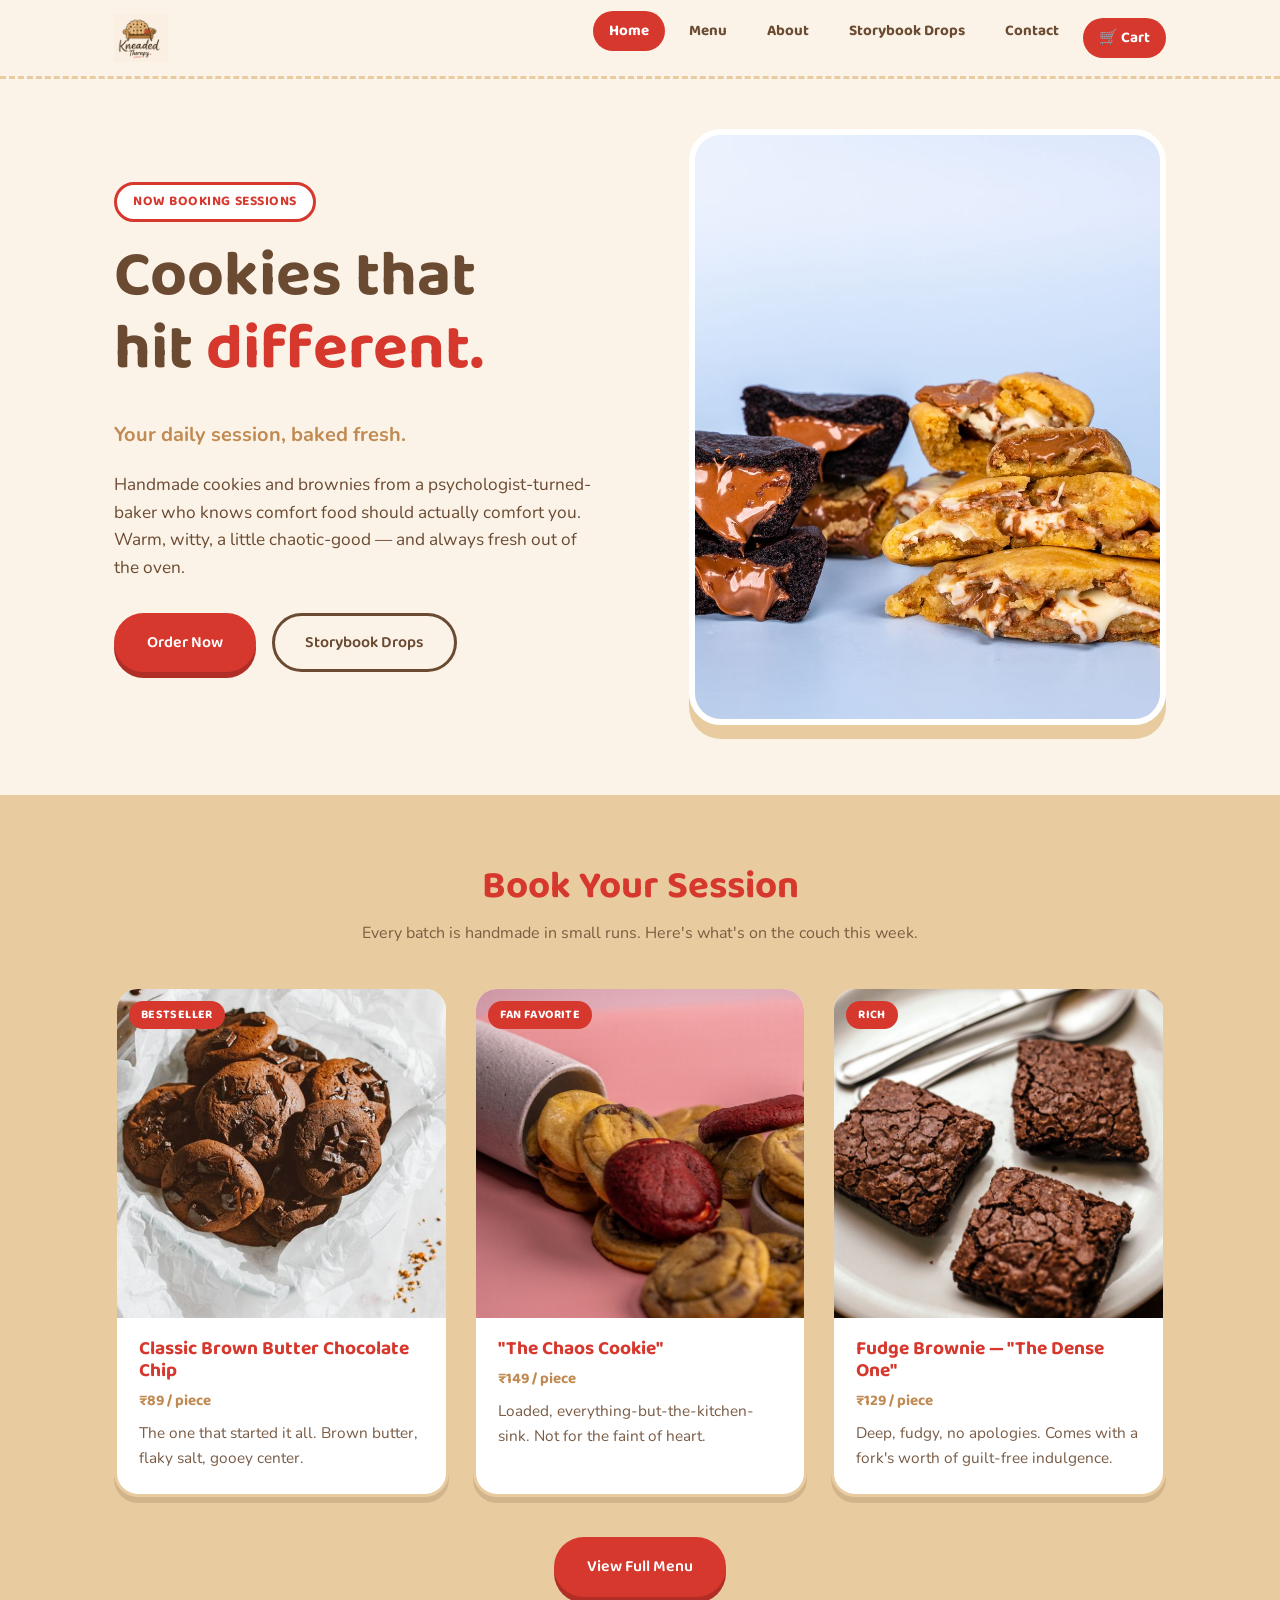
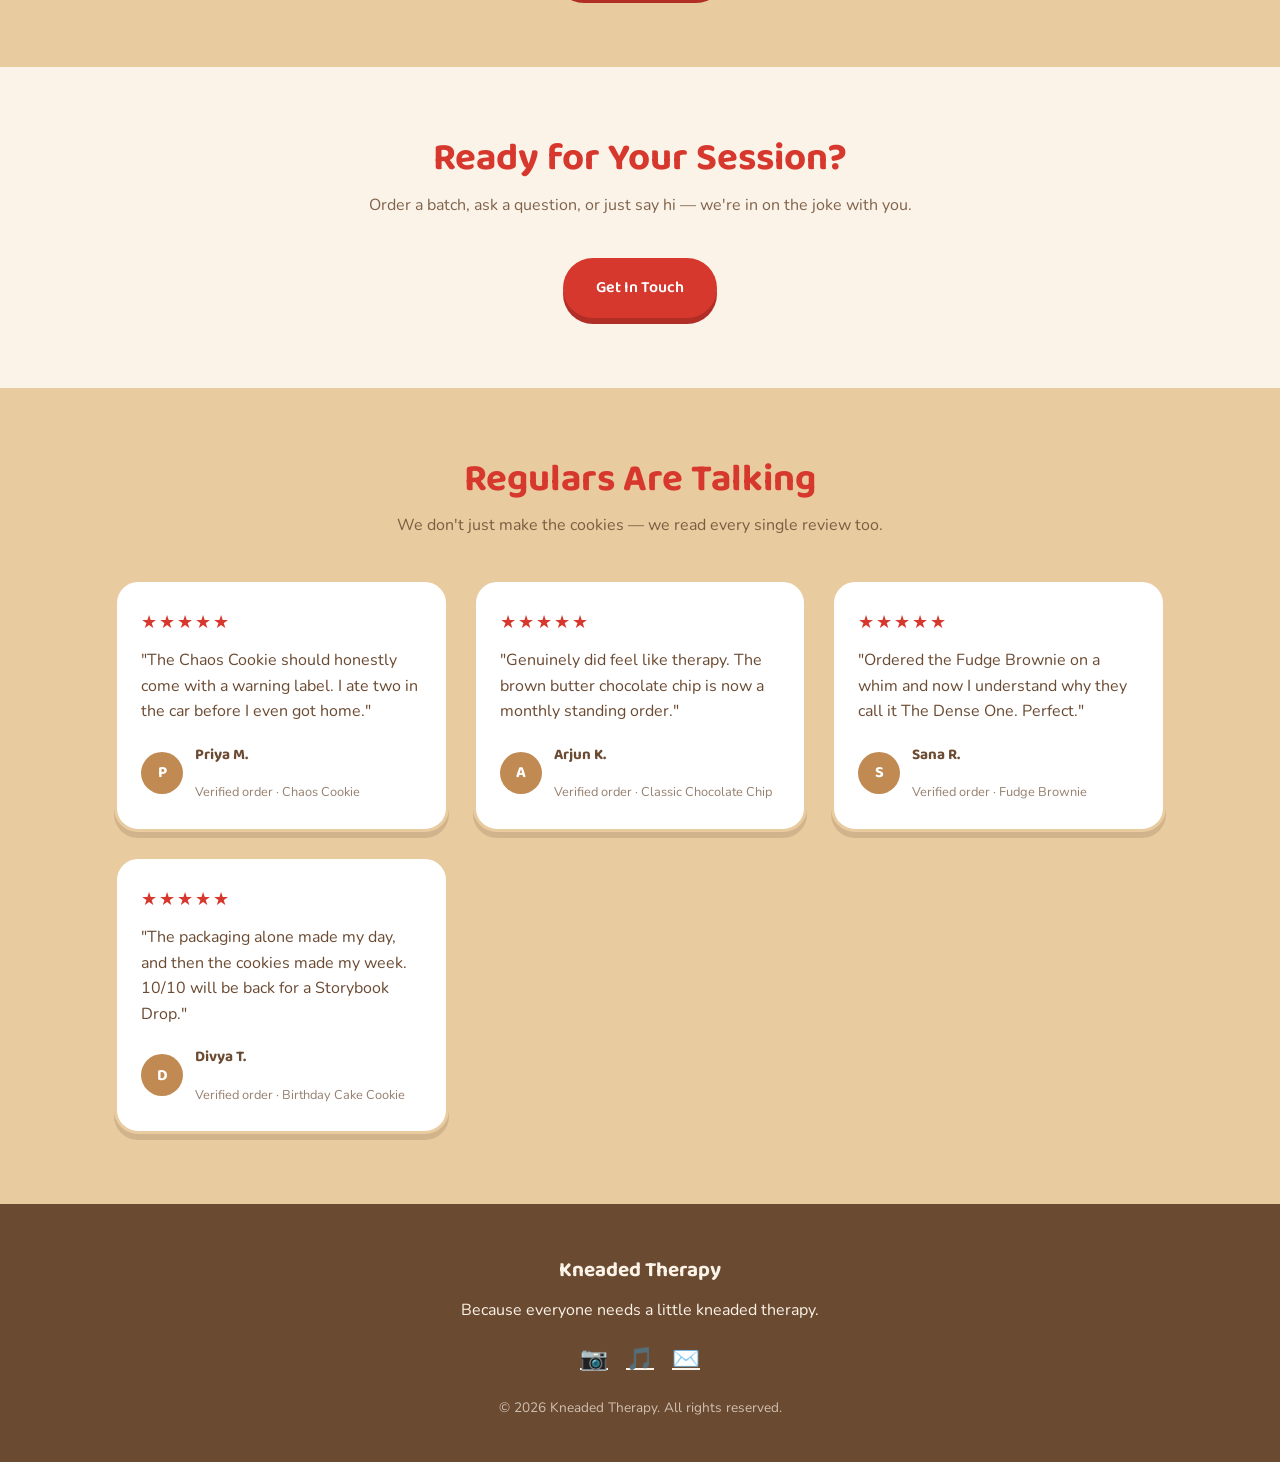
<file: index.html>
<!DOCTYPE html>
<html lang="en">
<head>
<meta charset="UTF-8">
<meta name="viewport" content="width=device-width, initial-scale=1.0">
<title>Kneaded Therapy — Handmade Cookies & Brownies</title>
<meta name="description" content="Kneaded Therapy: comfort food built on what actually comforts people. Handmade cookies, brownies, and limited Storybook Drops.">
<link rel="icon" href="assets/logo.png">
<link rel="preconnect" href="https://fonts.googleapis.com">
<link rel="preconnect" href="https://fonts.gstatic.com" crossorigin>
<link href="https://fonts.googleapis.com/css2?family=Baloo+2:wght@600;700;800&family=Nunito:wght@400;600;700&display=swap" rel="stylesheet">
<link rel="stylesheet" href="styles.css">
</head>
<body>

<header class="site-header">
  <nav class="nav">
    <a class="nav-logo" href="index.html">
      <img src="assets/logo.png" alt="Kneaded Therapy logo">
    </a>
    <button class="nav-toggle" aria-label="Toggle menu">&#9776;</button>
    <ul class="nav-links">
      <li><a href="index.html" class="active">Home</a></li>
      <li><a href="menu.html">Menu</a></li>
      <li><a href="about.html">About</a></li>
      <li><a href="drops.html">Storybook Drops</a></li>
      <li><a href="contact.html">Contact</a></li>
      <li><a href="cart.html" class="nav-order">🛒 Cart <span class="cart-count">0</span></a></li>
    </ul>
  </nav>
</header>

<main>

  <section class="photo-hero">
    <div class="container">
      <div class="photo-hero-copy">
        <span class="eyebrow">Now booking sessions</span>
        <h1>Cookies that hit <span>different.</span></h1>
        <p class="tagline">Your daily session, baked fresh.</p>
        <p class="lede">Handmade cookies and brownies from a psychologist-turned-baker who knows comfort food should actually comfort you. Warm, witty, a little chaotic-good — and always fresh out of the oven.</p>
        <div class="photo-hero-cta">
          <a href="menu.html" class="btn btn-primary">Order Now</a>
          <a href="drops.html" class="btn btn-outline">Storybook Drops</a>
        </div>
      </div>
      <div class="photo-hero-art">
        <div class="frame">
          <img src="assets/hero.jpg" alt="Molten chocolate brownies and gooey stuffed cookies torn in half">
        </div>
      </div>
    </div>
  </section>

  <section class="alt-bg">
    <div class="container">
      <h2 class="section-title">Book Your Session</h2>
      <p class="section-sub">Every batch is handmade in small runs. Here's what's on the couch this week.</p>
      <div class="grid">
        <div class="card card-photo">
          <div class="photo-wrap">
            <span class="badge photo-badge">Bestseller</span>
            <img src="assets/choc-chip.jpg" alt="Classic brown butter chocolate chip cookie, torn in half showing a gooey center">
          </div>
          <div class="card-body">
            <h3>Classic Brown Butter Chocolate Chip</h3>
            <div class="menu-price">₹89 / piece</div>
            <p>The one that started it all. Brown butter, flaky salt, gooey center.</p>
          </div>
        </div>
        <div class="card card-photo">
          <div class="photo-wrap">
            <span class="badge photo-badge">Fan Favorite</span>
            <img src="assets/chaos.jpg" alt="Assorted loaded cookies spilling out, chocolate chip and red velvet">
          </div>
          <div class="card-body">
            <h3>"The Chaos Cookie"</h3>
            <div class="menu-price">₹149 / piece</div>
            <p>Loaded, everything-but-the-kitchen-sink. Not for the faint of heart.</p>
          </div>
        </div>
        <div class="card card-photo">
          <div class="photo-wrap">
            <span class="badge photo-badge">Rich</span>
            <img src="assets/brownie.jpg" alt="Dense fudge brownie squares on a white plate">
          </div>
          <div class="card-body">
            <h3>Fudge Brownie — "The Dense One"</h3>
            <div class="menu-price">₹129 / piece</div>
            <p>Deep, fudgy, no apologies. Comes with a fork's worth of guilt-free indulgence.</p>
          </div>
        </div>
      </div>
      <div style="text-align:center; margin-top: 40px;">
        <a href="menu.html" class="btn btn-primary">View Full Menu</a>
      </div>
    </div>
  </section>

  <section>
    <div class="container" style="text-align:center;">
      <h2 class="section-title">Ready for Your Session?</h2>
      <p class="section-sub">Order a batch, ask a question, or just say hi — we're in on the joke with you.</p>
      <a href="contact.html" class="btn btn-primary">Get In Touch</a>
    </div>
  </section>

  <section class="alt-bg">
    <div class="container">
      <h2 class="section-title">Regulars Are Talking</h2>
      <p class="section-sub">We don't just make the cookies — we read every single review too.</p>
      <div class="reviews-grid">
        <div class="review-card">
          <div class="review-stars">★★★★★</div>
          <p class="review-quote">"The Chaos Cookie should honestly come with a warning label. I ate two in the car before I even got home."</p>
          <div class="review-person">
            <div class="review-avatar">P</div>
            <div>
              <p class="name">Priya M.</p>
              <p class="meta">Verified order · Chaos Cookie</p>
            </div>
          </div>
        </div>
        <div class="review-card">
          <div class="review-stars">★★★★★</div>
          <p class="review-quote">"Genuinely did feel like therapy. The brown butter chocolate chip is now a monthly standing order."</p>
          <div class="review-person">
            <div class="review-avatar">A</div>
            <div>
              <p class="name">Arjun K.</p>
              <p class="meta">Verified order · Classic Chocolate Chip</p>
            </div>
          </div>
        </div>
        <div class="review-card">
          <div class="review-stars">★★★★★</div>
          <p class="review-quote">"Ordered the Fudge Brownie on a whim and now I understand why they call it The Dense One. Perfect."</p>
          <div class="review-person">
            <div class="review-avatar">S</div>
            <div>
              <p class="name">Sana R.</p>
              <p class="meta">Verified order · Fudge Brownie</p>
            </div>
          </div>
        </div>
        <div class="review-card">
          <div class="review-stars">★★★★★</div>
          <p class="review-quote">"The packaging alone made my day, and then the cookies made my week. 10/10 will be back for a Storybook Drop."</p>
          <div class="review-person">
            <div class="review-avatar">D</div>
            <div>
              <p class="name">Divya T.</p>
              <p class="meta">Verified order · Birthday Cake Cookie</p>
            </div>
          </div>
        </div>
      </div>
    </div>
  </section>

</main>

<footer class="site-footer">
  <div class="foot-logo">Kneaded Therapy</div>
  <p>Because everyone needs a little kneaded therapy.</p>
  <div class="social-row">
    <a href="#" aria-label="Instagram">📷</a>
    <a href="#" aria-label="TikTok">🎵</a>
    <a href="mailto:hello@kneadedtherapy.com" aria-label="Email">✉️</a>
  </div>
  <p class="foot-fine">&copy; 2026 Kneaded Therapy. All rights reserved.</p>
</footer>

<script src="script.js"></script>
</body>
</html>
</file>
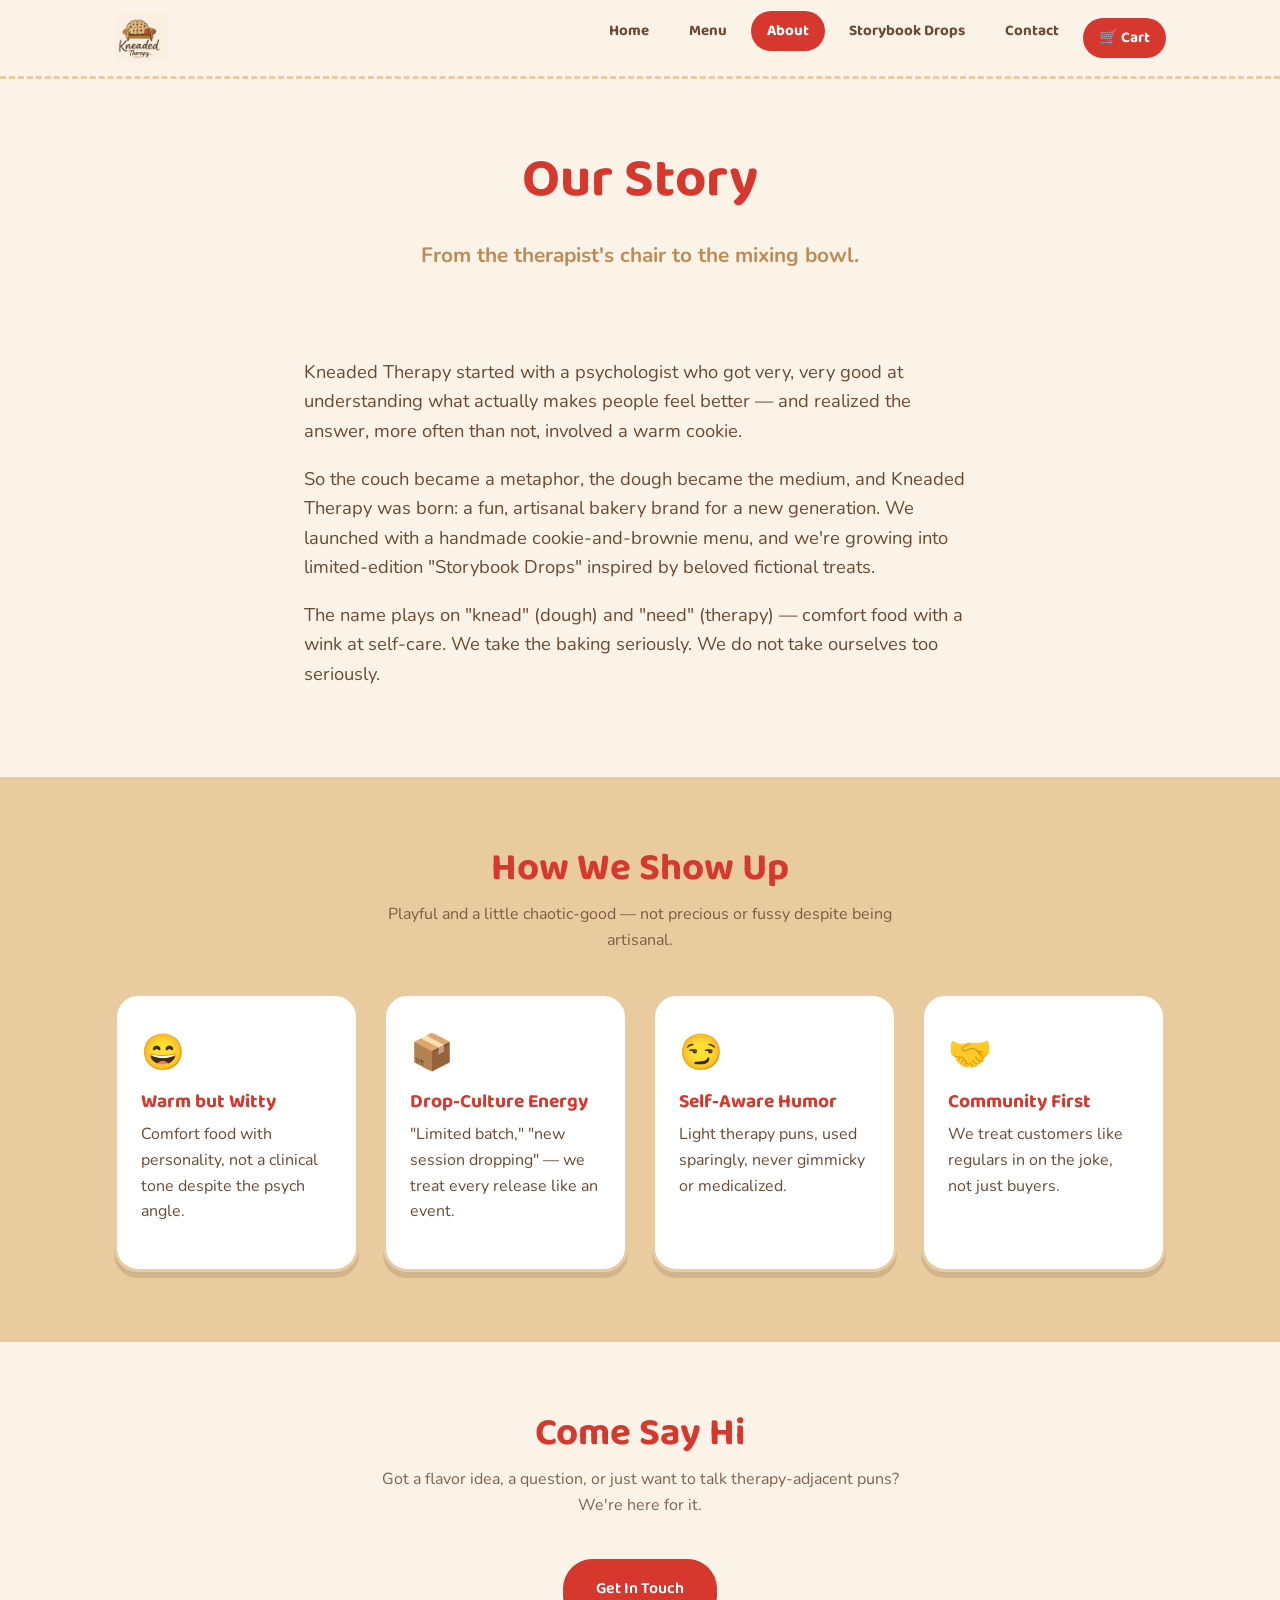
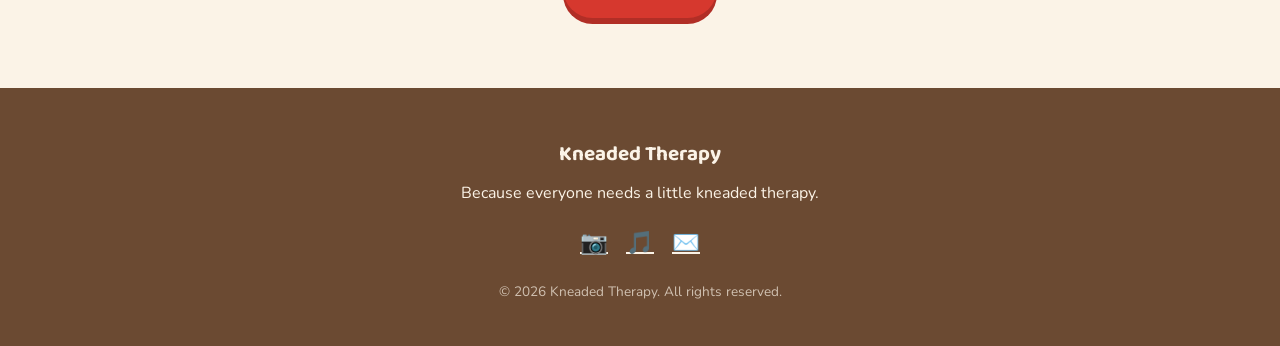
<file: about.html>
<!DOCTYPE html>
<html lang="en">
<head>
<meta charset="UTF-8">
<meta name="viewport" content="width=device-width, initial-scale=1.0">
<title>About — Kneaded Therapy</title>
<meta name="description" content="The story behind Kneaded Therapy: a psychologist-turned-baker making comfort food that actually comforts.">
<link rel="icon" href="assets/logo.png">
<link rel="preconnect" href="https://fonts.googleapis.com">
<link rel="preconnect" href="https://fonts.gstatic.com" crossorigin>
<link href="https://fonts.googleapis.com/css2?family=Baloo+2:wght@600;700;800&family=Nunito:wght@400;600;700&display=swap" rel="stylesheet">
<link rel="stylesheet" href="styles.css">
</head>
<body>

<header class="site-header">
  <nav class="nav">
    <a class="nav-logo" href="index.html">
      <img src="assets/logo.png" alt="Kneaded Therapy logo">
    </a>
    <button class="nav-toggle" aria-label="Toggle menu">&#9776;</button>
    <ul class="nav-links">
      <li><a href="index.html">Home</a></li>
      <li><a href="menu.html">Menu</a></li>
      <li><a href="about.html" class="active">About</a></li>
      <li><a href="drops.html">Storybook Drops</a></li>
      <li><a href="contact.html">Contact</a></li>
      <li><a href="cart.html" class="nav-order">🛒 Cart <span class="cart-count">0</span></a></li>
    </ul>
  </nav>
</header>

<main>

  <section class="hero" style="padding-bottom:40px;">
    <div class="container">
      <h1>Our Story</h1>
      <p class="tagline">From the therapist's chair to the mixing bowl.</p>
    </div>
  </section>

  <section style="padding-top:20px;">
    <div class="container" style="max-width:720px;">
      <p style="font-size:1.15rem;">Kneaded Therapy started with a psychologist who got very, very good at understanding what actually makes people feel better — and realized the answer, more often than not, involved a warm cookie.</p>
      <p style="font-size:1.15rem;">So the couch became a metaphor, the dough became the medium, and Kneaded Therapy was born: a fun, artisanal bakery brand for a new generation. We launched with a handmade cookie-and-brownie menu, and we're growing into limited-edition "Storybook Drops" inspired by beloved fictional treats.</p>
      <p style="font-size:1.15rem;">The name plays on "knead" (dough) and "need" (therapy) — comfort food with a wink at self-care. We take the baking seriously. We do not take ourselves too seriously.</p>
    </div>
  </section>

  <section class="alt-bg">
    <div class="container">
      <h2 class="section-title">How We Show Up</h2>
      <p class="section-sub">Playful and a little chaotic-good — not precious or fussy despite being artisanal.</p>
      <div class="grid">
        <div class="card">
          <span class="emoji">😄</span>
          <h3>Warm but Witty</h3>
          <p>Comfort food with personality, not a clinical tone despite the psych angle.</p>
        </div>
        <div class="card">
          <span class="emoji">📦</span>
          <h3>Drop-Culture Energy</h3>
          <p>"Limited batch," "new session dropping" — we treat every release like an event.</p>
        </div>
        <div class="card">
          <span class="emoji">😏</span>
          <h3>Self-Aware Humor</h3>
          <p>Light therapy puns, used sparingly, never gimmicky or medicalized.</p>
        </div>
        <div class="card">
          <span class="emoji">🤝</span>
          <h3>Community First</h3>
          <p>We treat customers like regulars in on the joke, not just buyers.</p>
        </div>
      </div>
    </div>
  </section>

  <section style="text-align:center;">
    <div class="container">
      <h2 class="section-title">Come Say Hi</h2>
      <p class="section-sub">Got a flavor idea, a question, or just want to talk therapy-adjacent puns? We're here for it.</p>
      <a href="contact.html" class="btn btn-primary">Get In Touch</a>
    </div>
  </section>

</main>

<footer class="site-footer">
  <div class="foot-logo">Kneaded Therapy</div>
  <p>Because everyone needs a little kneaded therapy.</p>
  <div class="social-row">
    <a href="#" aria-label="Instagram">📷</a>
    <a href="#" aria-label="TikTok">🎵</a>
    <a href="mailto:hello@kneadedtherapy.com" aria-label="Email">✉️</a>
  </div>
  <p class="foot-fine">&copy; 2026 Kneaded Therapy. All rights reserved.</p>
</footer>

<script src="script.js"></script>
</body>
</html>
</file>
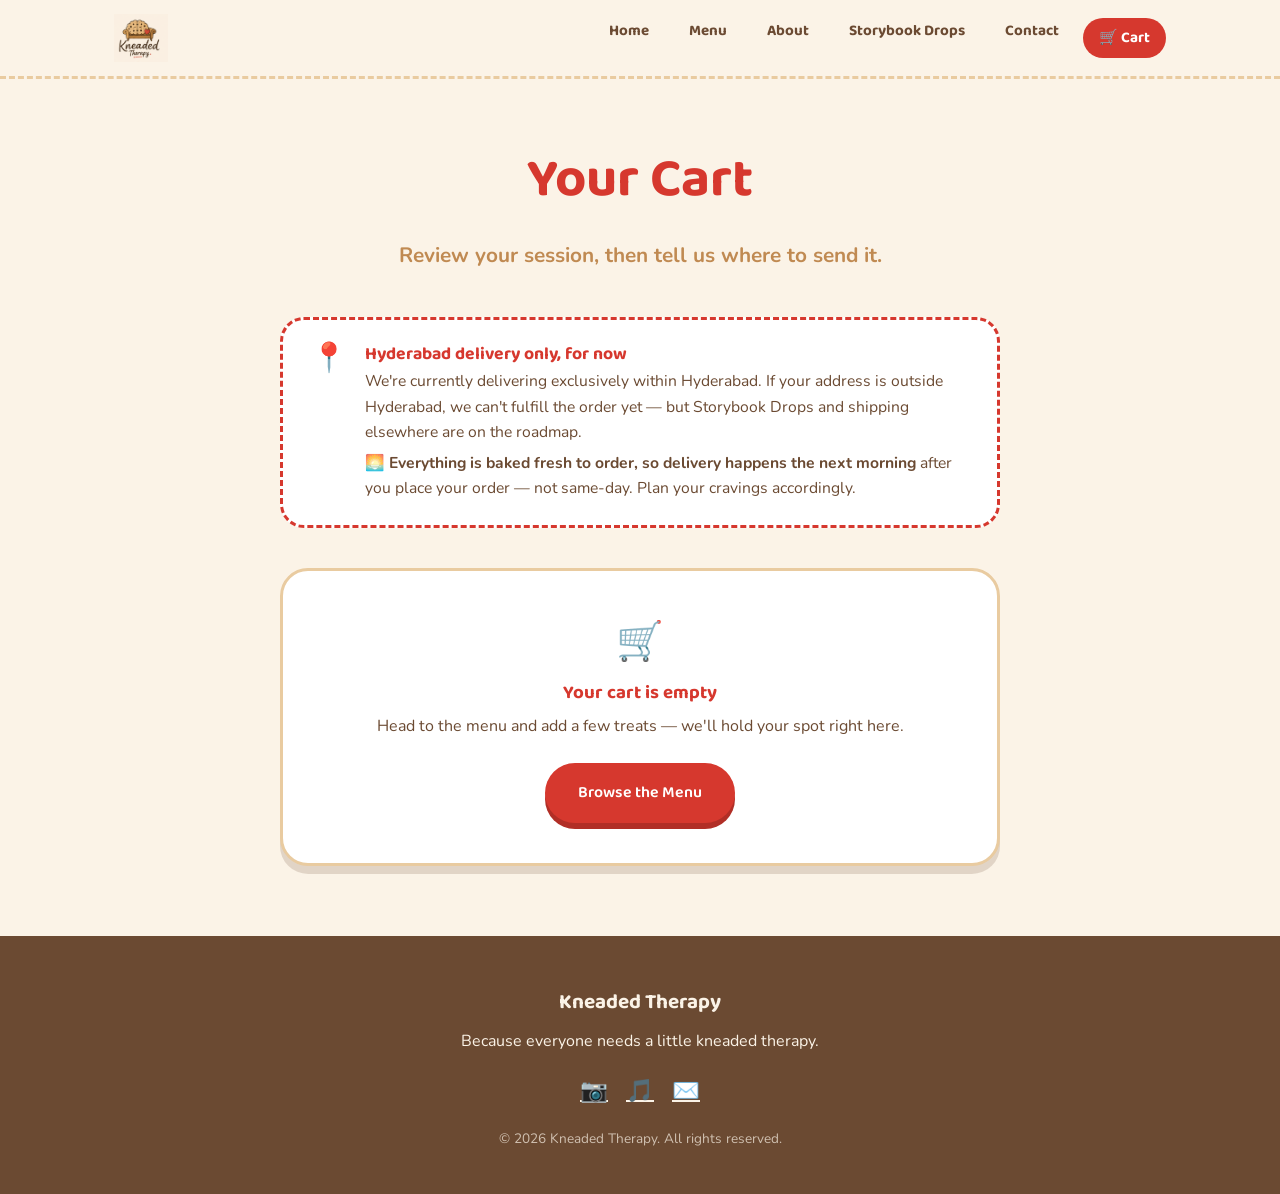
<file: cart.html>
<!DOCTYPE html>
<html lang="en">
<head>
<meta charset="UTF-8">
<meta name="viewport" content="width=device-width, initial-scale=1.0">
<title>Your Cart — Kneaded Therapy</title>
<meta name="description" content="Review your Kneaded Therapy cart and check out, for delivery in Hyderabad, baked fresh and delivered the next morning.">
<link rel="icon" href="assets/logo.png">
<link rel="preconnect" href="https://fonts.googleapis.com">
<link rel="preconnect" href="https://fonts.gstatic.com" crossorigin>
<link href="https://fonts.googleapis.com/css2?family=Baloo+2:wght@600;700;800&family=Nunito:wght@400;600;700&display=swap" rel="stylesheet">
<link rel="stylesheet" href="styles.css">
</head>
<body>

<header class="site-header">
  <nav class="nav">
    <a class="nav-logo" href="index.html">
      <img src="assets/logo.png" alt="Kneaded Therapy logo">
    </a>
    <button class="nav-toggle" aria-label="Toggle menu">&#9776;</button>
    <ul class="nav-links">
      <li><a href="index.html">Home</a></li>
      <li><a href="menu.html">Menu</a></li>
      <li><a href="about.html">About</a></li>
      <li><a href="drops.html">Storybook Drops</a></li>
      <li><a href="contact.html">Contact</a></li>
      <li><a href="cart.html" class="nav-order active">🛒 Cart <span class="cart-count">0</span></a></li>
    </ul>
  </nav>
</header>

<main>

  <section class="hero" style="padding-bottom:20px;">
    <div class="container">
      <h1>Your Cart</h1>
      <p class="tagline">Review your session, then tell us where to send it.</p>
    </div>
  </section>

  <section style="padding-top:0;">
    <div class="container">

      <div class="order-notice">
        <span class="icon">📍</span>
        <div>
          <h3>Hyderabad delivery only, for now</h3>
          <p>We're currently delivering exclusively within Hyderabad. If your address is outside Hyderabad, we can't fulfill the order yet — but Storybook Drops and shipping elsewhere are on the roadmap.</p>
          <p><strong>🌅 Everything is baked fresh to order, so delivery happens the next morning</strong> after you place your order — not same-day. Plan your cravings accordingly.</p>
        </div>
      </div>

      <div class="order-card" id="cartEmptyState" style="display:none; text-align:center;">
        <span class="emoji" style="font-size:2.4rem;">🛒</span>
        <h3 style="color:var(--cherry); margin-top:10px;">Your cart is empty</h3>
        <p style="margin-bottom:24px;">Head to the menu and add a few treats — we'll hold your spot right here.</p>
        <a href="menu.html" class="btn btn-primary">Browse the Menu</a>
      </div>

      <form class="order-card" action="https://script.google.com/macros/s/AKfycbxWRqKfD-x-rEHIX71MntTBNipdEXeBDnpkyZSErFNyaiGAo3m7iuQrbXBibbPGpLOm/exec" method="POST" id="orderForm" target="hidden_iframe">

        <div class="order-section-label">1. Your Order</div>

        <div id="cartItemsContainer"></div>

        <input type="hidden" name="Order Summary" id="orderSummaryField" value="">

        <div class="order-section-label">2. Your Details</div>

        <div class="form-row">
          <div class="form-field">
            <label for="name">Full Name</label>
            <input type="text" id="name" name="Name" required placeholder="Your name">
          </div>
          <div class="form-field">
            <label for="phone">Phone Number</label>
            <input type="tel" id="phone" name="Phone" required placeholder="10-digit mobile number">
          </div>
        </div>

        <div class="form-field">
          <label for="email">Email</label>
          <input type="email" id="email" name="email" required placeholder="you@example.com">
        </div>

        <div class="order-section-label">3. Delivery Address (Hyderabad only)</div>

        <div class="form-field">
          <label for="address">Full Address</label>
          <textarea id="address" name="Delivery Address" rows="3" required placeholder="Flat/House no., street, area, city"></textarea>
        </div>

        <div class="form-row">
          <div class="form-field">
            <label for="landmark">Landmark (optional)</label>
            <input type="text" id="landmark" name="Landmark" placeholder="Nearby landmark">
          </div>
          <div class="form-field">
            <label for="pincode">Pincode</label>
            <input type="text" id="pincode" name="Pincode" required placeholder="500XXX" pattern="5000[0-9]{2}|50[0-9]{4}">
          </div>
        </div>
        <p class="form-hint">We currently deliver only within Hyderabad (pincodes starting 500xxx / 501xxx).</p>

        <div class="order-section-label">4. Anything Else?</div>

        <div class="form-field">
          <label for="notes">Special Instructions (optional)</label>
          <textarea id="notes" name="Special Instructions" rows="3" placeholder="Allergies, gifting notes, preferred delivery time window, etc."></textarea>
        </div>

        <div style="text-align:center; margin-top:10px;">
          <button type="submit" class="btn btn-primary" id="placeOrderBtn">Place Order</button>
          <p class="form-hint" style="margin-top:14px;">By placing an order you agree to next-morning delivery within Hyderabad only.</p>
        </div>

      </form>

      <iframe name="hidden_iframe" id="hiddenIframe" style="display:none;"></iframe>

    </div>
  </section>

</main>

<footer class="site-footer">
  <div class="foot-logo">Kneaded Therapy</div>
  <p>Because everyone needs a little kneaded therapy.</p>
  <div class="social-row">
    <a href="#" aria-label="Instagram">📷</a>
    <a href="#" aria-label="TikTok">🎵</a>
    <a href="mailto:hello@kneadedtherapy.com" aria-label="Email">✉️</a>
  </div>
  <p class="foot-fine">&copy; 2026 Kneaded Therapy. All rights reserved.</p>
</footer>

<script src="script.js"></script>
<script src="cart.js"></script>
</body>
</html>
</file>
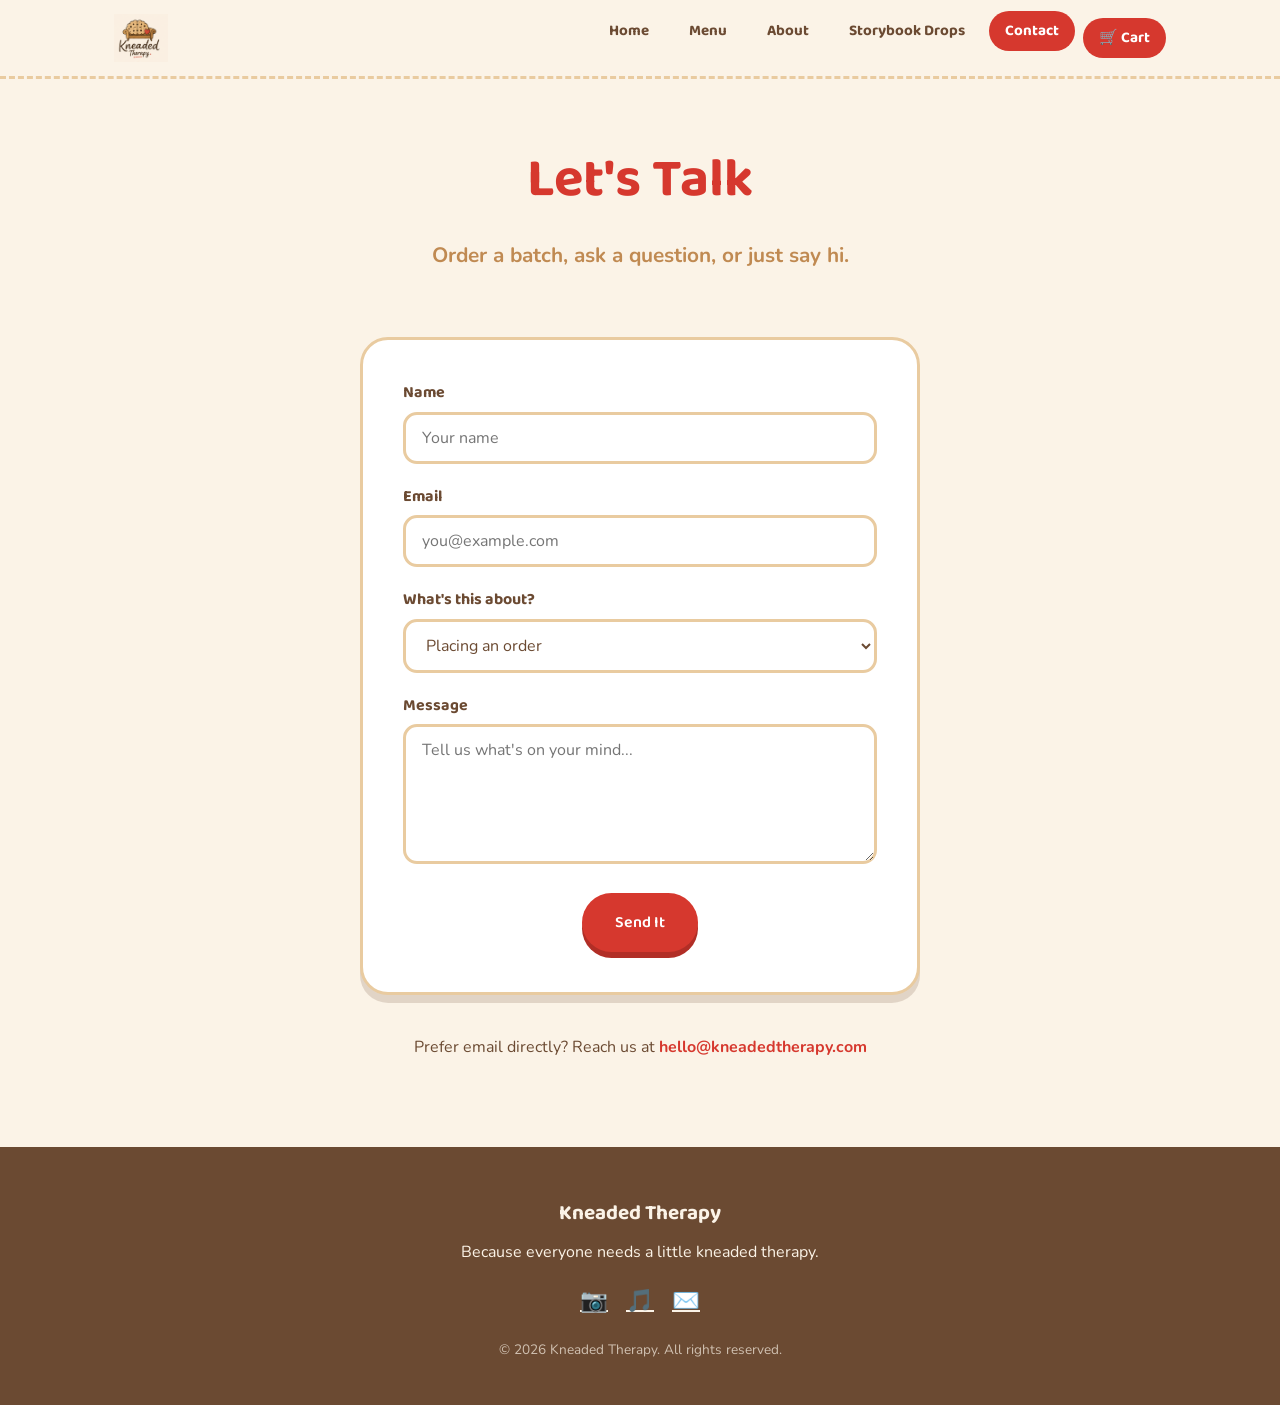
<file: contact.html>
<!DOCTYPE html>
<html lang="en">
<head>
<meta charset="UTF-8">
<meta name="viewport" content="width=device-width, initial-scale=1.0">
<title>Contact — Kneaded Therapy</title>
<meta name="description" content="Get in touch with Kneaded Therapy to order, ask a question, or get on the Storybook Drops list.">
<link rel="icon" href="assets/logo.png">
<link rel="preconnect" href="https://fonts.googleapis.com">
<link rel="preconnect" href="https://fonts.gstatic.com" crossorigin>
<link href="https://fonts.googleapis.com/css2?family=Baloo+2:wght@600;700;800&family=Nunito:wght@400;600;700&display=swap" rel="stylesheet">
<link rel="stylesheet" href="styles.css">
</head>
<body>

<header class="site-header">
  <nav class="nav">
    <a class="nav-logo" href="index.html">
      <img src="assets/logo.png" alt="Kneaded Therapy logo">
    </a>
    <button class="nav-toggle" aria-label="Toggle menu">&#9776;</button>
    <ul class="nav-links">
      <li><a href="index.html">Home</a></li>
      <li><a href="menu.html">Menu</a></li>
      <li><a href="about.html">About</a></li>
      <li><a href="drops.html">Storybook Drops</a></li>
      <li><a href="contact.html" class="active">Contact</a></li>
      <li><a href="cart.html" class="nav-order">🛒 Cart <span class="cart-count">0</span></a></li>
    </ul>
  </nav>
</header>

<main>

  <section class="hero" style="padding-bottom:40px;">
    <div class="container">
      <h1>Let's Talk</h1>
      <p class="tagline">Order a batch, ask a question, or just say hi.</p>
    </div>
  </section>

  <section style="padding-top:0;">
    <div class="container">
      <div class="contact-card">
        <form action="mailto:hello@kneadedtherapy.com" method="post" enctype="text/plain">
          <div class="form-field">
            <label for="name">Name</label>
            <input type="text" id="name" name="name" required placeholder="Your name">
          </div>
          <div class="form-field">
            <label for="email">Email</label>
            <input type="email" id="email" name="email" required placeholder="you@example.com">
          </div>
          <div class="form-field">
            <label for="reason">What's this about?</label>
            <select id="reason" name="reason">
              <option>Placing an order</option>
              <option>Storybook Drops waitlist</option>
              <option>Wholesale / events</option>
              <option>Just saying hi</option>
            </select>
          </div>
          <div class="form-field">
            <label for="message">Message</label>
            <textarea id="message" name="message" rows="5" required placeholder="Tell us what's on your mind..."></textarea>
          </div>
          <div style="text-align:center;">
            <button type="submit" class="btn btn-primary">Send It</button>
          </div>
        </form>
      </div>

      <div style="text-align:center; margin-top:40px;">
        <p>Prefer email directly? Reach us at <a href="mailto:hello@kneadedtherapy.com" style="color:var(--cherry); font-weight:700;">hello@kneadedtherapy.com</a></p>
      </div>
    </div>
  </section>

</main>

<footer class="site-footer">
  <div class="foot-logo">Kneaded Therapy</div>
  <p>Because everyone needs a little kneaded therapy.</p>
  <div class="social-row">
    <a href="#" aria-label="Instagram">📷</a>
    <a href="#" aria-label="TikTok">🎵</a>
    <a href="mailto:hello@kneadedtherapy.com" aria-label="Email">✉️</a>
  </div>
  <p class="foot-fine">&copy; 2026 Kneaded Therapy. All rights reserved.</p>
</footer>

<script src="script.js"></script>
</body>
</html>
</file>
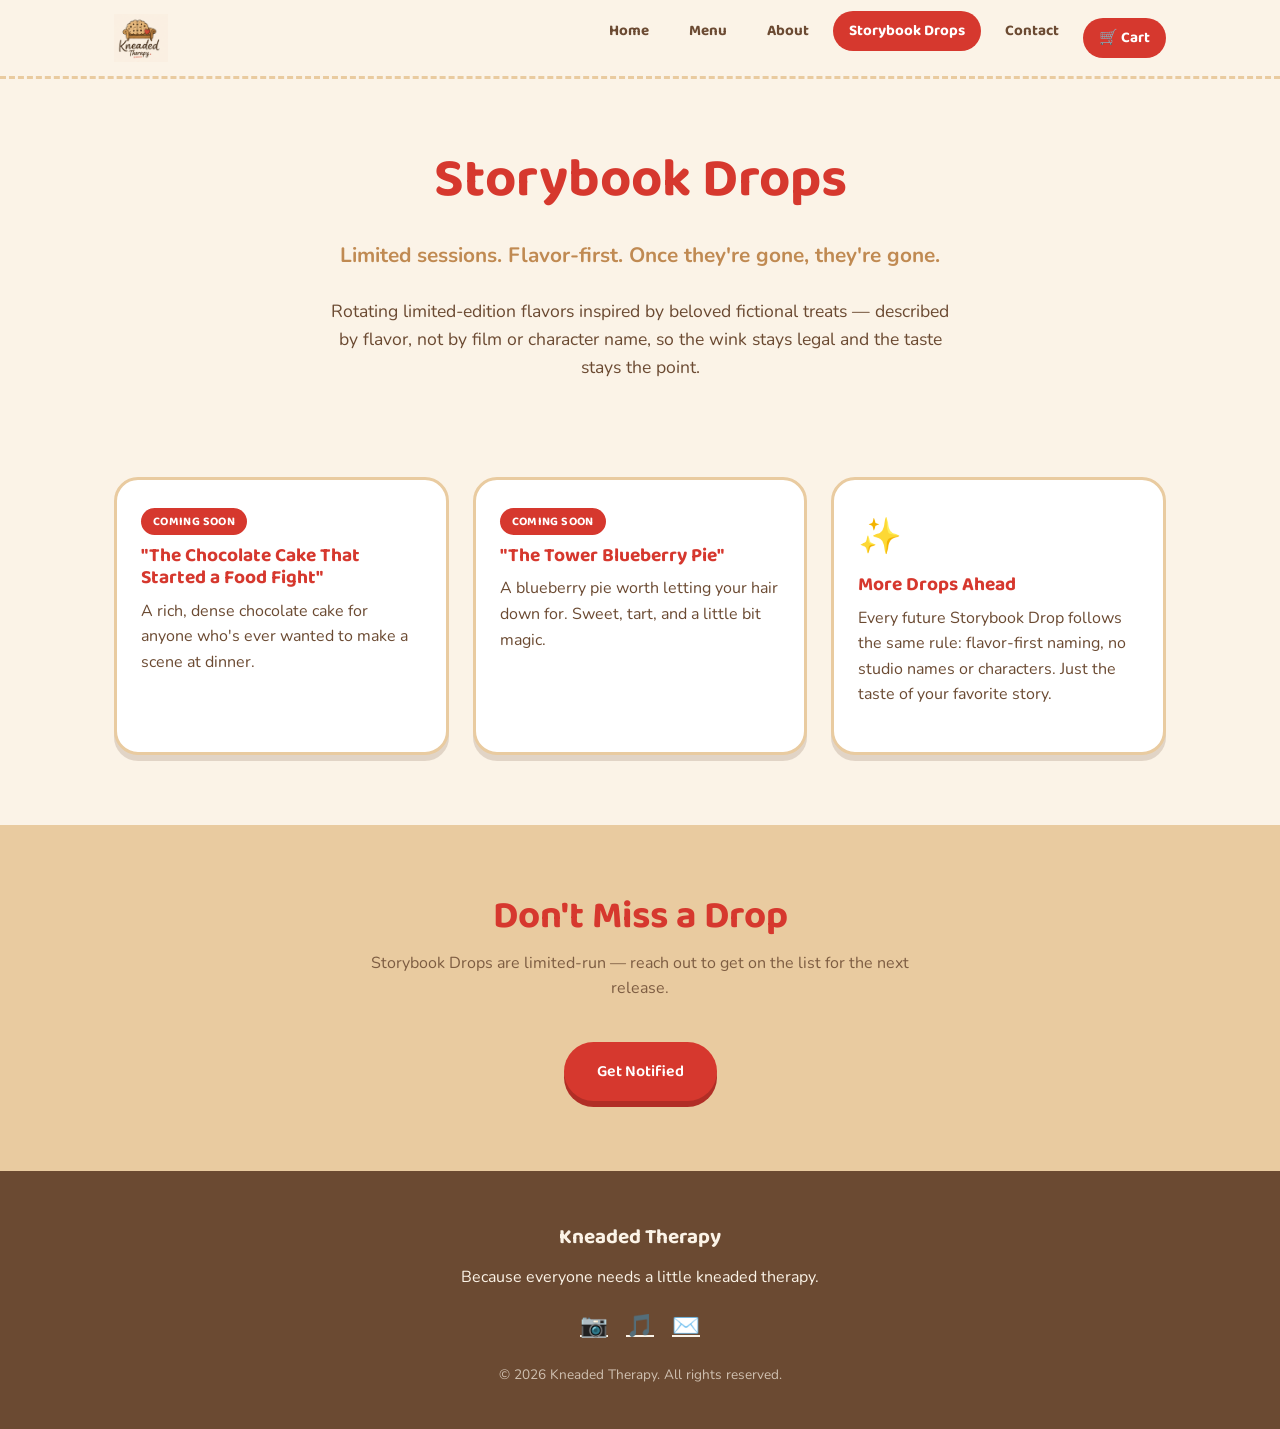
<file: drops.html>
<!DOCTYPE html>
<html lang="en">
<head>
<meta charset="UTF-8">
<meta name="viewport" content="width=device-width, initial-scale=1.0">
<title>Storybook Drops — Kneaded Therapy</title>
<meta name="description" content="Limited-edition, flavor-first treats inspired by beloved fictional sweets, from Kneaded Therapy.">
<link rel="icon" href="assets/logo.png">
<link rel="preconnect" href="https://fonts.googleapis.com">
<link rel="preconnect" href="https://fonts.gstatic.com" crossorigin>
<link href="https://fonts.googleapis.com/css2?family=Baloo+2:wght@600;700;800&family=Nunito:wght@400;600;700&display=swap" rel="stylesheet">
<link rel="stylesheet" href="styles.css">
</head>
<body>

<header class="site-header">
  <nav class="nav">
    <a class="nav-logo" href="index.html">
      <img src="assets/logo.png" alt="Kneaded Therapy logo">
    </a>
    <button class="nav-toggle" aria-label="Toggle menu">&#9776;</button>
    <ul class="nav-links">
      <li><a href="index.html">Home</a></li>
      <li><a href="menu.html">Menu</a></li>
      <li><a href="about.html">About</a></li>
      <li><a href="drops.html" class="active">Storybook Drops</a></li>
      <li><a href="contact.html">Contact</a></li>
      <li><a href="cart.html" class="nav-order">🛒 Cart <span class="cart-count">0</span></a></li>
    </ul>
  </nav>
</header>

<main>

  <section class="hero" style="padding-bottom:40px;">
    <div class="container">
      <h1>Storybook Drops</h1>
      <p class="tagline">Limited sessions. Flavor-first. Once they're gone, they're gone.</p>
      <p class="lede">Rotating limited-edition flavors inspired by beloved fictional treats — described by flavor, not by film or character name, so the wink stays legal and the taste stays the point.</p>
    </div>
  </section>

  <section style="padding-top:20px;">
    <div class="container">
      <div class="grid">
        <div class="card">
          <span class="badge">Coming Soon</span>
          <h3>"The Chocolate Cake That Started a Food Fight"</h3>
          <p>A rich, dense chocolate cake for anyone who's ever wanted to make a scene at dinner.</p>
        </div>
        <div class="card">
          <span class="badge">Coming Soon</span>
          <h3>"The Tower Blueberry Pie"</h3>
          <p>A blueberry pie worth letting your hair down for. Sweet, tart, and a little bit magic.</p>
        </div>
        <div class="card">
          <span class="emoji">✨</span>
          <h3>More Drops Ahead</h3>
          <p>Every future Storybook Drop follows the same rule: flavor-first naming, no studio names or characters. Just the taste of your favorite story.</p>
        </div>
      </div>
    </div>
  </section>

  <section class="alt-bg" style="text-align:center;">
    <div class="container">
      <h2 class="section-title">Don't Miss a Drop</h2>
      <p class="section-sub">Storybook Drops are limited-run — reach out to get on the list for the next release.</p>
      <a href="contact.html" class="btn btn-primary">Get Notified</a>
    </div>
  </section>

</main>

<footer class="site-footer">
  <div class="foot-logo">Kneaded Therapy</div>
  <p>Because everyone needs a little kneaded therapy.</p>
  <div class="social-row">
    <a href="#" aria-label="Instagram">📷</a>
    <a href="#" aria-label="TikTok">🎵</a>
    <a href="mailto:hello@kneadedtherapy.com" aria-label="Email">✉️</a>
  </div>
  <p class="foot-fine">&copy; 2026 Kneaded Therapy. All rights reserved.</p>
</footer>

<script src="script.js"></script>
</body>
</html>
</file>
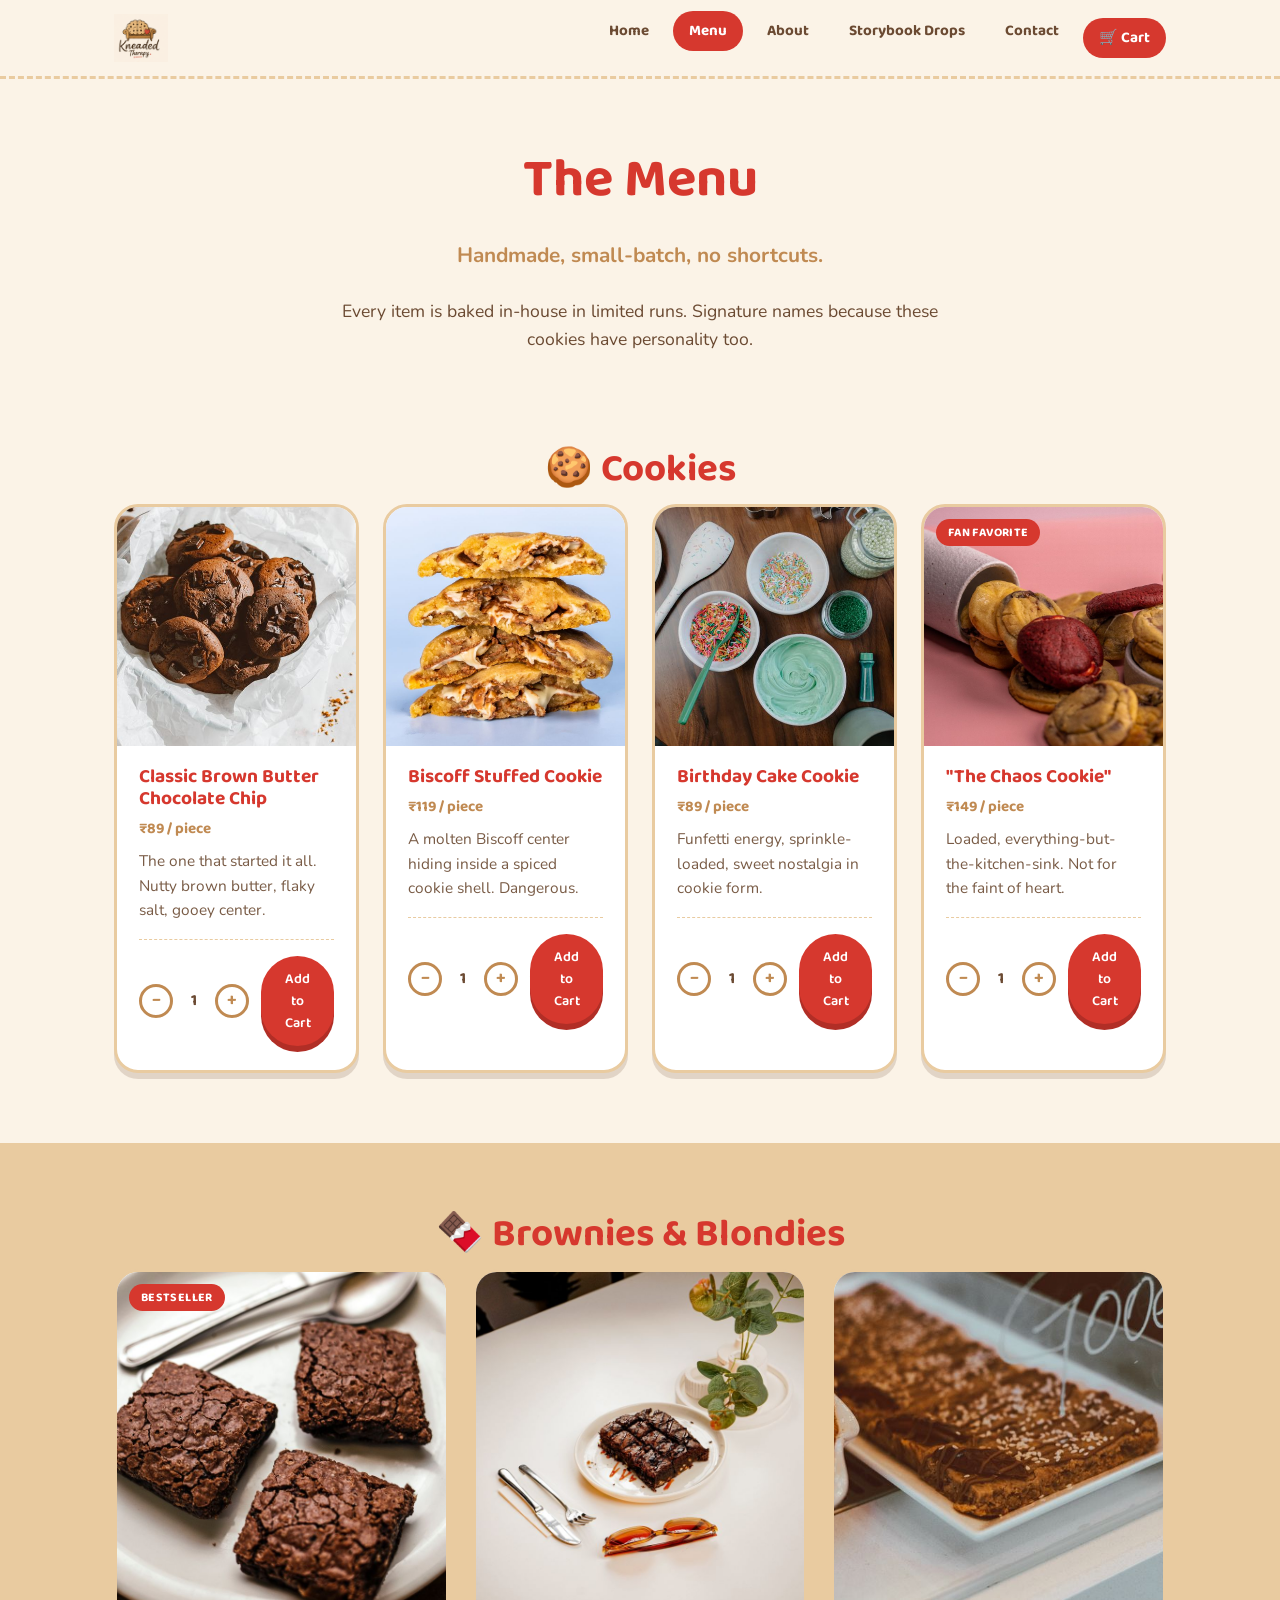
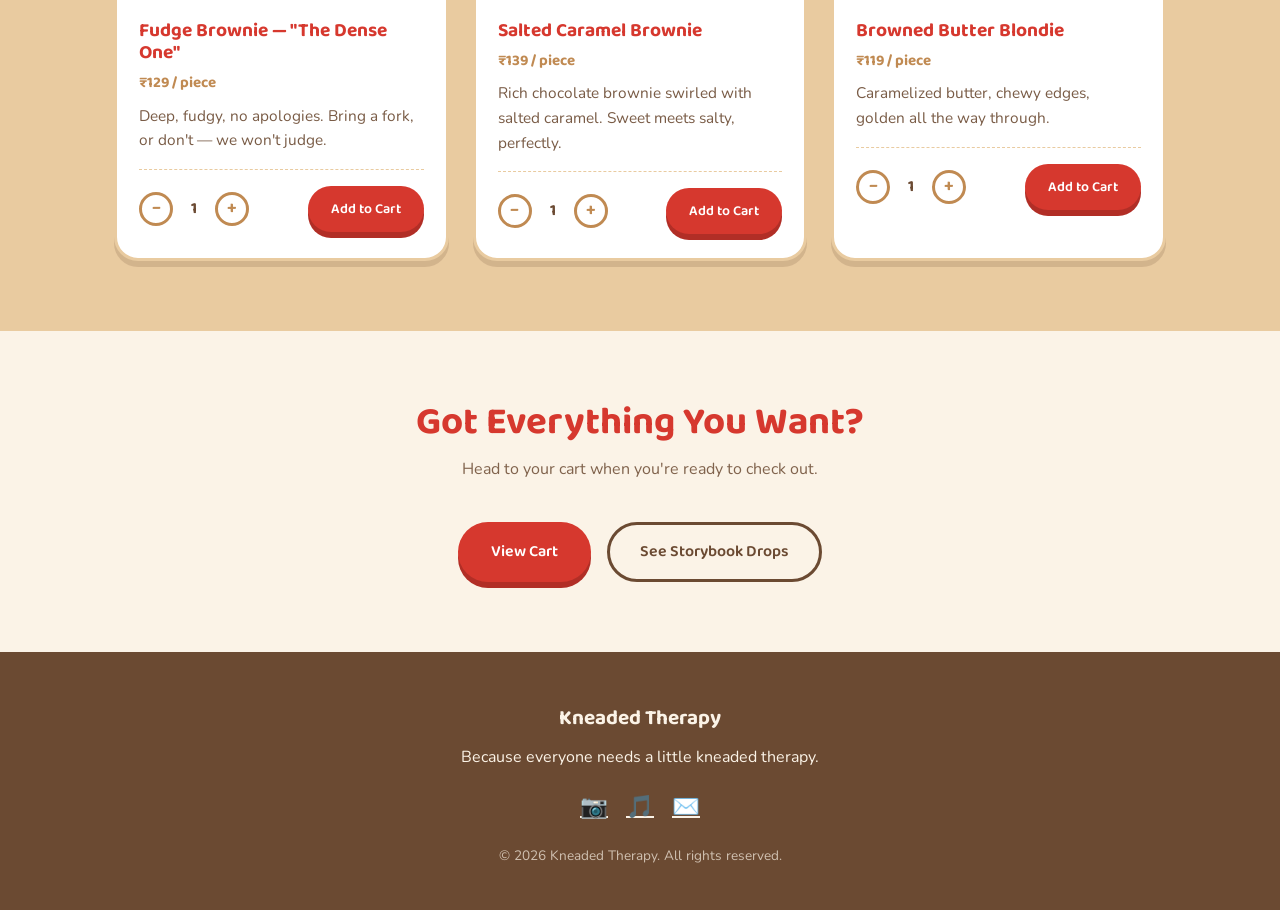
<file: menu.html>
<!DOCTYPE html>
<html lang="en">
<head>
<meta charset="UTF-8">
<meta name="viewport" content="width=device-width, initial-scale=1.0">
<title>Menu — Kneaded Therapy</title>
<meta name="description" content="Handmade cookie and brownie menu from Kneaded Therapy.">
<link rel="icon" href="assets/logo.png">
<link rel="preconnect" href="https://fonts.googleapis.com">
<link rel="preconnect" href="https://fonts.gstatic.com" crossorigin>
<link href="https://fonts.googleapis.com/css2?family=Baloo+2:wght@600;700;800&family=Nunito:wght@400;600;700&display=swap" rel="stylesheet">
<link rel="stylesheet" href="styles.css">
</head>
<body>

<header class="site-header">
  <nav class="nav">
    <a class="nav-logo" href="index.html">
      <img src="assets/logo.png" alt="Kneaded Therapy logo">
    </a>
    <button class="nav-toggle" aria-label="Toggle menu">&#9776;</button>
    <ul class="nav-links">
      <li><a href="index.html">Home</a></li>
      <li><a href="menu.html" class="active">Menu</a></li>
      <li><a href="about.html">About</a></li>
      <li><a href="drops.html">Storybook Drops</a></li>
      <li><a href="contact.html">Contact</a></li>
      <li><a href="cart.html" class="nav-order">🛒 Cart <span class="cart-count">0</span></a></li>
    </ul>
  </nav>
</header>

<main>

  <section class="hero" style="padding-bottom: 40px;">
    <div class="container">
      <h1>The Menu</h1>
      <p class="tagline">Handmade, small-batch, no shortcuts.</p>
      <p class="lede">Every item is baked in-house in limited runs. Signature names because these cookies have personality too.</p>
    </div>
  </section>

  <section style="padding-top: 20px;">
    <div class="container">
      <h2 class="section-title">🍪 Cookies</h2>
      <div class="grid">
        <div class="card card-photo">
          <div class="photo-wrap">
            <img src="assets/choc-chip.jpg" alt="Classic brown butter chocolate chip cookie, torn in half showing a gooey center">
          </div>
          <div class="card-body">
            <h3>Classic Brown Butter Chocolate Chip</h3>
            <div class="menu-price">₹89 / piece</div>
            <p>The one that started it all. Nutty brown butter, flaky salt, gooey center.</p>
            <div class="menu-add-row" data-item="Classic Brown Butter Chocolate Chip">
              <div class="qty-stepper">
                <button type="button" class="qty-minus" aria-label="Decrease quantity">−</button>
                <span class="qty-value">1</span>
                <button type="button" class="qty-plus" aria-label="Increase quantity">+</button>
              </div>
              <button type="button" class="btn btn-primary btn-sm add-to-cart-btn">Add to Cart</button>
            </div>
          </div>
        </div>
        <div class="card card-photo">
          <div class="photo-wrap">
            <img src="assets/biscoff.jpg" alt="Molten stuffed cookie with layers of gooey filling, stacked and cut open">
          </div>
          <div class="card-body">
            <h3>Biscoff Stuffed Cookie</h3>
            <div class="menu-price">₹119 / piece</div>
            <p>A molten Biscoff center hiding inside a spiced cookie shell. Dangerous.</p>
            <div class="menu-add-row" data-item="Biscoff Stuffed Cookie">
              <div class="qty-stepper">
                <button type="button" class="qty-minus" aria-label="Decrease quantity">−</button>
                <span class="qty-value">1</span>
                <button type="button" class="qty-plus" aria-label="Increase quantity">+</button>
              </div>
              <button type="button" class="btn btn-primary btn-sm add-to-cart-btn">Add to Cart</button>
            </div>
          </div>
        </div>
        <div class="card card-photo">
          <div class="photo-wrap">
            <img src="assets/birthday.jpg" alt="Colorful birthday cake cookie loaded with rainbow sprinkles">
          </div>
          <div class="card-body">
            <h3>Birthday Cake Cookie</h3>
            <div class="menu-price">₹89 / piece</div>
            <p>Funfetti energy, sprinkle-loaded, sweet nostalgia in cookie form.</p>
            <div class="menu-add-row" data-item="Birthday Cake Cookie">
              <div class="qty-stepper">
                <button type="button" class="qty-minus" aria-label="Decrease quantity">−</button>
                <span class="qty-value">1</span>
                <button type="button" class="qty-plus" aria-label="Increase quantity">+</button>
              </div>
              <button type="button" class="btn btn-primary btn-sm add-to-cart-btn">Add to Cart</button>
            </div>
          </div>
        </div>
        <div class="card card-photo">
          <div class="photo-wrap">
            <span class="badge photo-badge">Fan Favorite</span>
            <img src="assets/chaos.jpg" alt="Assorted loaded cookies spilling out, chocolate chip and red velvet">
          </div>
          <div class="card-body">
            <h3>"The Chaos Cookie"</h3>
            <div class="menu-price">₹149 / piece</div>
            <p>Loaded, everything-but-the-kitchen-sink. Not for the faint of heart.</p>
            <div class="menu-add-row" data-item="The Chaos Cookie">
              <div class="qty-stepper">
                <button type="button" class="qty-minus" aria-label="Decrease quantity">−</button>
                <span class="qty-value">1</span>
                <button type="button" class="qty-plus" aria-label="Increase quantity">+</button>
              </div>
              <button type="button" class="btn btn-primary btn-sm add-to-cart-btn">Add to Cart</button>
            </div>
          </div>
        </div>
      </div>
    </div>
  </section>

  <section class="alt-bg">
    <div class="container">
      <h2 class="section-title">🍫 Brownies & Blondies</h2>
      <div class="grid">
        <div class="card card-photo">
          <div class="photo-wrap">
            <span class="badge photo-badge">Bestseller</span>
            <img src="assets/brownie.jpg" alt="Dense fudge brownie squares on a white plate">
          </div>
          <div class="card-body">
            <h3>Fudge Brownie — "The Dense One"</h3>
            <div class="menu-price">₹129 / piece</div>
            <p>Deep, fudgy, no apologies. Bring a fork, or don't — we won't judge.</p>
            <div class="menu-add-row" data-item="Fudge Brownie - The Dense One">
              <div class="qty-stepper">
                <button type="button" class="qty-minus" aria-label="Decrease quantity">−</button>
                <span class="qty-value">1</span>
                <button type="button" class="qty-plus" aria-label="Increase quantity">+</button>
              </div>
              <button type="button" class="btn btn-primary btn-sm add-to-cart-btn">Add to Cart</button>
            </div>
          </div>
        </div>
        <div class="card card-photo">
          <div class="photo-wrap">
            <img src="assets/caramel-brownie.jpg" alt="Chocolate brownie squares with salted caramel drizzle on a plate">
          </div>
          <div class="card-body">
            <h3>Salted Caramel Brownie</h3>
            <div class="menu-price">₹139 / piece</div>
            <p>Rich chocolate brownie swirled with salted caramel. Sweet meets salty, perfectly.</p>
            <div class="menu-add-row" data-item="Salted Caramel Brownie">
              <div class="qty-stepper">
                <button type="button" class="qty-minus" aria-label="Decrease quantity">−</button>
                <span class="qty-value">1</span>
                <button type="button" class="qty-plus" aria-label="Increase quantity">+</button>
              </div>
              <button type="button" class="btn btn-primary btn-sm add-to-cart-btn">Add to Cart</button>
            </div>
          </div>
        </div>
        <div class="card card-photo">
          <div class="photo-wrap">
            <img src="assets/blondie.jpg" alt="Golden brown butter blondie bar with a gooey center">
          </div>
          <div class="card-body">
            <h3>Browned Butter Blondie</h3>
            <div class="menu-price">₹119 / piece</div>
            <p>Caramelized butter, chewy edges, golden all the way through.</p>
            <div class="menu-add-row" data-item="Browned Butter Blondie">
              <div class="qty-stepper">
                <button type="button" class="qty-minus" aria-label="Decrease quantity">−</button>
                <span class="qty-value">1</span>
                <button type="button" class="qty-plus" aria-label="Increase quantity">+</button>
              </div>
              <button type="button" class="btn btn-primary btn-sm add-to-cart-btn">Add to Cart</button>
            </div>
          </div>
        </div>
      </div>
    </div>
  </section>

  <section style="text-align:center;">
    <div class="container">
      <h2 class="section-title">Got Everything You Want?</h2>
      <p class="section-sub">Head to your cart when you're ready to check out.</p>
      <div class="hero-cta">
        <a href="cart.html" class="btn btn-primary">View Cart</a>
        <a href="drops.html" class="btn btn-outline">See Storybook Drops</a>
      </div>
    </div>
  </section>

</main>

<footer class="site-footer">
  <div class="foot-logo">Kneaded Therapy</div>
  <p>Because everyone needs a little kneaded therapy.</p>
  <div class="social-row">
    <a href="#" aria-label="Instagram">📷</a>
    <a href="#" aria-label="TikTok">🎵</a>
    <a href="mailto:hello@kneadedtherapy.com" aria-label="Email">✉️</a>
  </div>
  <p class="foot-fine">&copy; 2026 Kneaded Therapy. All rights reserved.</p>
</footer>

<script src="script.js"></script>
<script src="cart.js"></script>
</body>
</html>
</file>
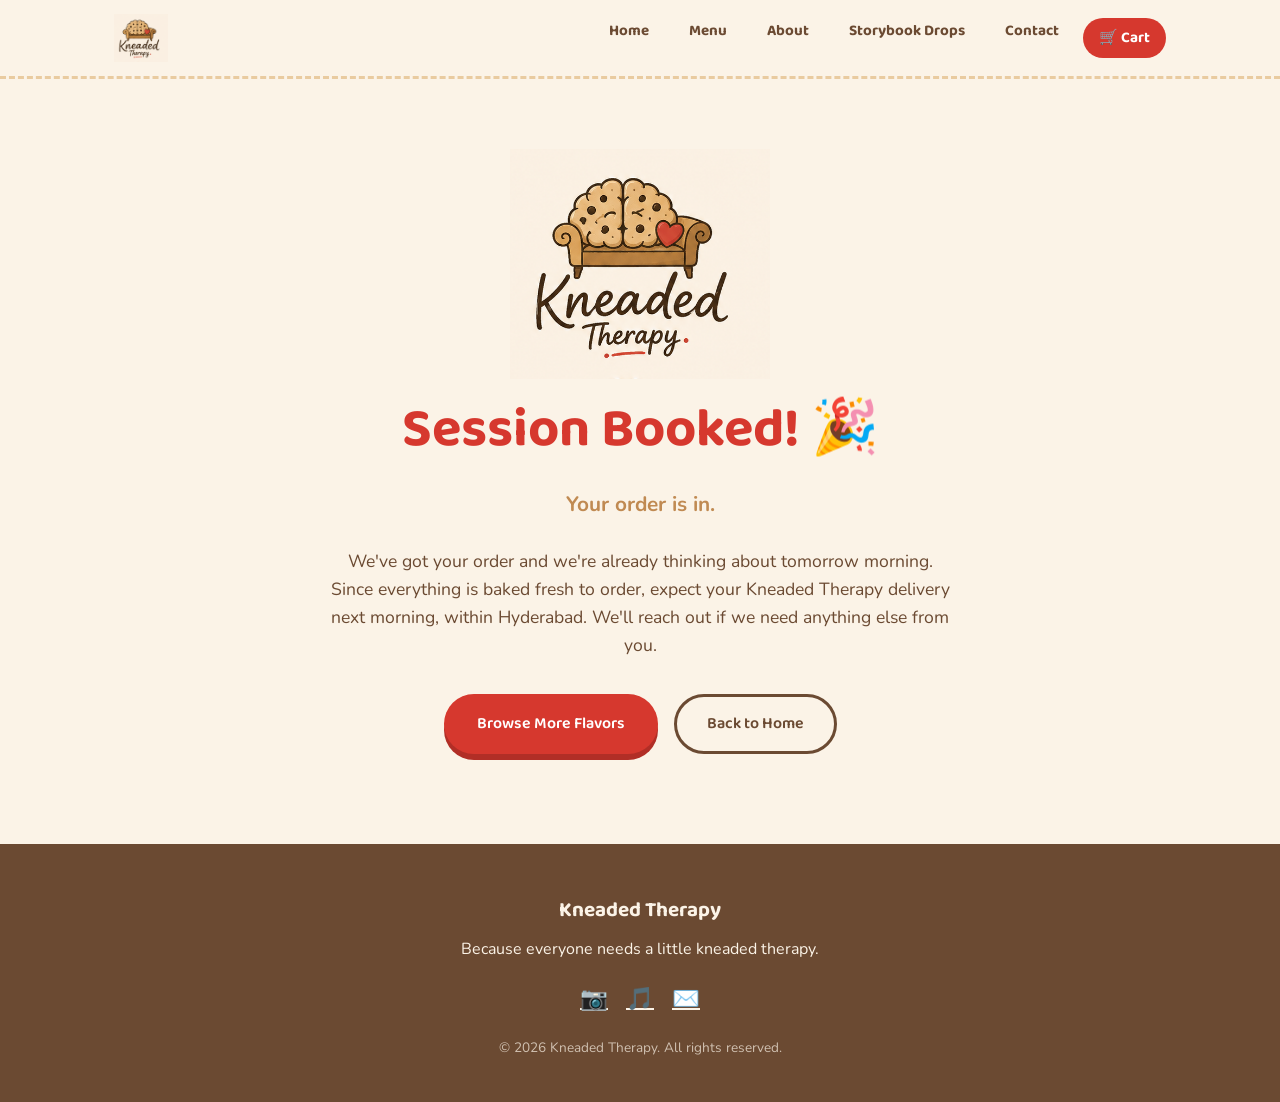
<file: thank-you.html>
<!DOCTYPE html>
<html lang="en">
<head>
<meta charset="UTF-8">
<meta name="viewport" content="width=device-width, initial-scale=1.0">
<title>Order Received — Kneaded Therapy</title>
<link rel="icon" href="assets/logo.png">
<link rel="preconnect" href="https://fonts.googleapis.com">
<link rel="preconnect" href="https://fonts.gstatic.com" crossorigin>
<link href="https://fonts.googleapis.com/css2?family=Baloo+2:wght@600;700;800&family=Nunito:wght@400;600;700&display=swap" rel="stylesheet">
<link rel="stylesheet" href="styles.css">
</head>
<body>

<header class="site-header">
  <nav class="nav">
    <a class="nav-logo" href="index.html">
      <img src="assets/logo.png" alt="Kneaded Therapy logo">
    </a>
    <button class="nav-toggle" aria-label="Toggle menu">&#9776;</button>
    <ul class="nav-links">
      <li><a href="index.html">Home</a></li>
      <li><a href="menu.html">Menu</a></li>
      <li><a href="about.html">About</a></li>
      <li><a href="drops.html">Storybook Drops</a></li>
      <li><a href="contact.html">Contact</a></li>
      <li><a href="cart.html" class="nav-order">🛒 Cart <span class="cart-count">0</span></a></li>
    </ul>
  </nav>
</header>

<main>
  <section class="hero">
    <div class="container">
      <img class="hero-logo" src="assets/logo.png" alt="Kneaded Therapy logo">
      <h1>Session Booked! 🎉</h1>
      <p class="tagline">Your order is in.</p>
      <p class="lede">We've got your order and we're already thinking about tomorrow morning. Since everything is baked fresh to order, expect your Kneaded Therapy delivery next morning, within Hyderabad. We'll reach out if we need anything else from you.</p>
      <div class="hero-cta">
        <a href="menu.html" class="btn btn-primary">Browse More Flavors</a>
        <a href="index.html" class="btn btn-outline">Back to Home</a>
      </div>
    </div>
  </section>
</main>

<footer class="site-footer">
  <div class="foot-logo">Kneaded Therapy</div>
  <p>Because everyone needs a little kneaded therapy.</p>
  <div class="social-row">
    <a href="#" aria-label="Instagram">📷</a>
    <a href="#" aria-label="TikTok">🎵</a>
    <a href="mailto:hello@kneadedtherapy.com" aria-label="Email">✉️</a>
  </div>
  <p class="foot-fine">&copy; 2026 Kneaded Therapy. All rights reserved.</p>
</footer>

<script src="script.js"></script>
</body>
</html>
</file>
<file: styles.css>
/* Kneaded Therapy — shared styles */

:root {
  --cream: #FBF3E7;
  --tan: #E9CBA0;
  --caramel: #C08A52;
  --brown: #6B4A32;
  --cherry: #D6382E;
  --cherry-dark: #B12E26;
  --white: #FFFFFF;
  --shadow: rgba(107, 74, 50, 0.18);

  --font-display: 'Baloo 2', 'Segoe UI', sans-serif;
  --font-body: 'Nunito', 'Segoe UI', sans-serif;
}

* { box-sizing: border-box; }

html { scroll-behavior: smooth; }

body {
  margin: 0;
  font-family: var(--font-body);
  background: var(--cream);
  color: var(--brown);
  line-height: 1.6;
}

img { max-width: 100%; display: block; }

a { color: inherit; text-decoration: none; }

h1, h2, h3, h4 {
  font-family: var(--font-display);
  margin: 0 0 0.5em;
  line-height: 1.15;
}

p { margin: 0 0 1em; }

.container {
  max-width: 1100px;
  margin: 0 auto;
  padding: 0 24px;
}

/* ---------- Buttons ---------- */

.btn {
  display: inline-block;
  padding: 14px 30px;
  border-radius: 999px;
  font-family: var(--font-display);
  font-weight: 600;
  font-size: 1rem;
  border: 3px solid transparent;
  cursor: pointer;
  transition: transform 0.15s ease, box-shadow 0.15s ease;
}

.btn:hover { transform: translateY(-2px) rotate(-1deg); }

.btn-primary {
  background: var(--cherry);
  color: var(--white);
  box-shadow: 0 6px 0 var(--cherry-dark);
}

.btn-primary:hover { box-shadow: 0 8px 0 var(--cherry-dark); }

.btn-outline {
  background: transparent;
  border-color: var(--brown);
  color: var(--brown);
}

.btn-outline:hover { background: var(--brown); color: var(--cream); }

/* ---------- Header / Nav ---------- */

.site-header {
  position: sticky;
  top: 0;
  z-index: 100;
  background: var(--cream);
  border-bottom: 3px dashed var(--tan);
}

.nav {
  display: flex;
  align-items: center;
  justify-content: space-between;
  padding: 14px 24px;
  max-width: 1100px;
  margin: 0 auto;
}

.nav-logo {
  display: flex;
  align-items: center;
  gap: 10px;
  font-family: var(--font-display);
  font-size: 1.3rem;
  font-weight: 700;
  color: var(--brown);
}

.nav-logo img { height: 48px; width: auto; }

.nav-links {
  display: flex;
  gap: 8px;
  list-style: none;
  margin: 0;
  padding: 0;
}

.nav-links a {
  padding: 8px 16px;
  border-radius: 999px;
  font-weight: 700;
  font-family: var(--font-display);
  font-size: 0.95rem;
  transition: background 0.15s ease, color 0.15s ease;
}

.nav-links a:hover,
.nav-links a.active {
  background: var(--cherry);
  color: var(--white);
}

.nav-order {
  background: var(--cherry);
  color: var(--white) !important;
  display: flex;
  align-items: center;
  gap: 6px;
}

.nav-order:hover { background: var(--cherry-dark) !important; }

.cart-count {
  background: var(--white);
  color: var(--cherry);
  font-family: var(--font-display);
  font-size: 0.72rem;
  font-weight: 700;
  border-radius: 999px;
  padding: 1px 7px;
  line-height: 1.5;
  display: none;
}

.cart-count.show { display: inline-block; }

.nav-toggle {
  display: none;
  background: none;
  border: none;
  font-size: 1.8rem;
  color: var(--brown);
  cursor: pointer;
}

@media (max-width: 720px) {
  .nav-toggle { display: block; }
  .nav-links {
    position: absolute;
    top: 100%;
    left: 0;
    right: 0;
    background: var(--cream);
    flex-direction: column;
    padding: 12px 24px 20px;
    border-bottom: 3px dashed var(--tan);
    display: none;
  }
  .nav-links.open { display: flex; }
  .nav-links a { display: block; }
}

/* ---------- Hero ---------- */

.hero {
  padding: 70px 24px 90px;
  text-align: center;
  position: relative;
  overflow: hidden;
}

.hero-logo {
  max-width: 260px;
  margin: 0 auto 20px;
}

.hero h1 {
  font-size: clamp(2.2rem, 5vw, 3.4rem);
  color: var(--cherry);
}

.hero .tagline {
  font-size: 1.3rem;
  font-weight: 700;
  color: var(--caramel);
  margin-bottom: 1.2em;
}

.hero .lede {
  max-width: 620px;
  margin: 0 auto 2em;
  font-size: 1.1rem;
}

.hero-cta { display: flex; gap: 16px; justify-content: center; flex-wrap: wrap; }

.blob {
  position: absolute;
  border-radius: 50%;
  opacity: 0.5;
  z-index: -1;
}

/* ---------- Photo Hero (Dohful-style split) ---------- */

.photo-hero {
  padding: 50px 24px 70px;
  overflow: hidden;
}

.photo-hero .container {
  display: grid;
  grid-template-columns: 1.05fr 0.95fr;
  gap: 48px;
  align-items: center;
}

.photo-hero-copy .eyebrow {
  display: inline-block;
  background: var(--white);
  border: 3px solid var(--cherry);
  color: var(--cherry);
  font-family: var(--font-display);
  font-weight: 700;
  font-size: 0.85rem;
  text-transform: uppercase;
  letter-spacing: 0.04em;
  padding: 6px 16px;
  border-radius: 999px;
  margin-bottom: 18px;
}

.photo-hero-copy h1 {
  font-size: clamp(2.4rem, 5.5vw, 4rem);
  color: var(--brown);
  text-wrap: balance;
}

.photo-hero-copy h1 span { color: var(--cherry); }

.photo-hero-copy .tagline {
  font-size: 1.25rem;
  font-weight: 700;
  color: var(--caramel);
  margin-bottom: 1em;
}

.photo-hero-copy .lede {
  font-size: 1.08rem;
  max-width: 480px;
  margin-bottom: 1.8em;
}

.photo-hero-cta { display: flex; gap: 16px; flex-wrap: wrap; }

.photo-hero-art {
  position: relative;
}

.photo-hero-art .frame {
  position: relative;
  border-radius: 32px;
  overflow: hidden;
  border: 6px solid var(--white);
  box-shadow: 0 14px 0 var(--tan);
  aspect-ratio: 4 / 5;
}

.photo-hero-art .frame img {
  width: 100%;
  height: 100%;
  object-fit: cover;
  object-position: top;
}

.photo-hero-art .sticker {
  position: absolute;
  bottom: -18px;
  left: -18px;
  background: var(--cherry);
  color: var(--white);
  font-family: var(--font-display);
  font-weight: 700;
  font-size: 0.95rem;
  padding: 14px 20px;
  border-radius: 999px;
  transform: rotate(-6deg);
  box-shadow: 0 6px 0 var(--cherry-dark);
  line-height: 1.2;
  text-align: center;
}

@media (max-width: 860px) {
  .photo-hero .container {
    grid-template-columns: 1fr;
    text-align: center;
  }
  .photo-hero-copy .lede { margin-left: auto; margin-right: auto; }
  .photo-hero-cta { justify-content: center; }
  .photo-hero-art { max-width: 380px; margin: 0 auto; }
}

/* ---------- Sections ---------- */

section { padding: 70px 0; }

.section-title {
  text-align: center;
  color: var(--cherry);
  font-size: clamp(1.8rem, 4vw, 2.4rem);
  margin-bottom: 0.3em;
}

.section-sub {
  text-align: center;
  max-width: 560px;
  margin: 0 auto 2.5em;
  color: var(--brown);
  opacity: 0.85;
}

.alt-bg { background: var(--tan); }

/* ---------- Cards / Grid ---------- */

.grid {
  display: grid;
  grid-template-columns: repeat(auto-fit, minmax(240px, 1fr));
  gap: 24px;
}

.card {
  background: var(--white);
  border-radius: 24px;
  padding: 28px 24px;
  box-shadow: 0 6px 0 var(--shadow);
  border: 3px solid var(--tan);
  transition: transform 0.15s ease;
}

.card:hover { transform: translateY(-4px) rotate(-0.5deg); }

.card .emoji { font-size: 2.2rem; margin-bottom: 10px; display: block; }

.card h3 { color: var(--cherry); font-size: 1.2rem; }

.badge {
  display: inline-block;
  background: var(--cherry);
  color: var(--white);
  font-family: var(--font-display);
  font-size: 0.75rem;
  font-weight: 700;
  padding: 4px 12px;
  border-radius: 999px;
  margin-bottom: 10px;
  letter-spacing: 0.03em;
  text-transform: uppercase;
}

/* ---------- Photo Product Cards ---------- */

.card-photo {
  padding: 0;
  overflow: hidden;
  display: flex;
  flex-direction: column;
}

.card-photo .photo-wrap {
  position: relative;
  aspect-ratio: 1 / 1;
  overflow: hidden;
  background: var(--tan);
}

.card-photo .photo-wrap img {
  width: 100%;
  height: 100%;
  object-fit: cover;
  transition: transform 0.35s ease;
}

.card-photo:hover .photo-wrap img { transform: scale(1.06); }

.card-photo .photo-badge {
  position: absolute;
  top: 12px;
  left: 12px;
  z-index: 2;
  margin-bottom: 0;
}

.card-photo .card-body {
  padding: 20px 22px 24px;
}

.card-photo .card-body h3 { margin-bottom: 0.35em; }

.card-photo .card-body p { margin-bottom: 0; font-size: 0.96rem; opacity: 0.9; }

.menu-add-row {
  display: flex;
  align-items: center;
  justify-content: space-between;
  gap: 12px;
  margin-top: 16px;
  padding-top: 16px;
  border-top: 1px dashed var(--tan);
}

.btn-sm {
  padding: 9px 20px;
  font-size: 0.88rem;
}

.btn-sm.added {
  background: var(--caramel);
  box-shadow: 0 6px 0 var(--brown);
}

/* ---------- Reviews ---------- */

.reviews-grid {
  display: grid;
  grid-template-columns: repeat(auto-fit, minmax(260px, 1fr));
  gap: 24px;
}

.review-card {
  background: var(--white);
  border-radius: 24px;
  padding: 26px 24px;
  border: 3px solid var(--tan);
  box-shadow: 0 6px 0 var(--shadow);
}

.review-stars {
  color: var(--cherry);
  font-size: 1.1rem;
  letter-spacing: 2px;
  margin-bottom: 12px;
}

.review-quote {
  font-size: 1rem;
  margin-bottom: 18px;
  color: var(--brown);
}

.review-person {
  display: flex;
  align-items: center;
  gap: 12px;
}

.review-avatar {
  width: 42px;
  height: 42px;
  border-radius: 50%;
  background: var(--caramel);
  color: var(--white);
  display: flex;
  align-items: center;
  justify-content: center;
  font-family: var(--font-display);
  font-weight: 700;
  flex-shrink: 0;
}

.review-person .name {
  font-family: var(--font-display);
  font-weight: 700;
  font-size: 0.95rem;
  color: var(--brown);
}

.review-person .meta {
  font-size: 0.8rem;
  opacity: 0.7;
  margin: 0;
}

/* ---------- Footer ---------- */

.site-footer {
  background: var(--brown);
  color: var(--cream);
  padding: 50px 24px 30px;
  text-align: center;
}

.site-footer .foot-logo {
  font-family: var(--font-display);
  font-size: 1.3rem;
  font-weight: 700;
  margin-bottom: 10px;
}

.site-footer a { text-decoration: underline; }

.social-row {
  display: flex;
  justify-content: center;
  gap: 18px;
  margin: 18px 0;
  font-size: 1.4rem;
}

.foot-fine {
  opacity: 0.7;
  font-size: 0.85rem;
  margin-top: 20px;
}

/* ---------- Forms ---------- */

.form-field { margin-bottom: 20px; text-align: left; }

.form-field label {
  display: block;
  font-family: var(--font-display);
  font-weight: 700;
  margin-bottom: 6px;
  color: var(--brown);
}

.form-field input,
.form-field textarea,
.form-field select {
  width: 100%;
  padding: 12px 16px;
  border-radius: 14px;
  border: 3px solid var(--tan);
  background: var(--white);
  font-family: var(--font-body);
  font-size: 1rem;
  color: var(--brown);
}

.form-field input:focus,
.form-field textarea:focus,
.form-field select:focus {
  outline: none;
  border-color: var(--cherry);
}

.contact-card {
  max-width: 560px;
  margin: 0 auto;
  background: var(--white);
  border-radius: 28px;
  padding: 40px;
  border: 3px solid var(--tan);
  box-shadow: 0 8px 0 var(--shadow);
}

@media (max-width: 600px) {
  .contact-card { padding: 28px 20px; }
}

/* ---------- Order Page ---------- */

.order-notice {
  max-width: 720px;
  margin: 0 auto 40px;
  background: var(--white);
  border: 3px dashed var(--cherry);
  border-radius: 24px;
  padding: 24px 28px;
  display: flex;
  gap: 18px;
  align-items: flex-start;
}

.order-notice .icon { font-size: 1.8rem; line-height: 1; }

.order-notice h3 {
  color: var(--cherry);
  font-size: 1.1rem;
  margin-bottom: 0.3em;
}

.order-notice p { margin-bottom: 0.4em; font-size: 0.98rem; }

.order-notice p:last-child { margin-bottom: 0; }

.order-card {
  max-width: 720px;
  margin: 0 auto;
  background: var(--white);
  border-radius: 28px;
  padding: 40px;
  border: 3px solid var(--tan);
  box-shadow: 0 8px 0 var(--shadow);
}

@media (max-width: 600px) {
  .order-card { padding: 28px 20px; }
}

.order-section-label {
  font-family: var(--font-display);
  font-weight: 700;
  color: var(--cherry);
  font-size: 1.05rem;
  margin: 1.6em 0 1em;
  padding-bottom: 8px;
  border-bottom: 3px dashed var(--tan);
}

.order-section-label:first-child { margin-top: 0; }

.order-item-row {
  display: flex;
  align-items: center;
  justify-content: space-between;
  gap: 16px;
  padding: 14px 0;
  border-bottom: 1px solid var(--tan);
  flex-wrap: wrap;
}

.order-item-row:last-child { border-bottom: none; }

.order-item-info {
  flex: 1 1 200px;
  min-width: 0;
}

.order-item-info h4 {
  font-family: var(--font-display);
  font-size: 1rem;
  margin: 0 0 2px;
  color: var(--brown);
}

.order-item-info p {
  margin: 0;
  font-size: 0.85rem;
  opacity: 0.75;
}

.cart-line-total {
  font-family: var(--font-display);
  font-weight: 700;
  color: var(--cherry);
  min-width: 60px;
  text-align: right;
  flex-shrink: 0;
}

.cart-total-row {
  display: flex;
  justify-content: space-between;
  align-items: center;
  padding: 18px 0 6px;
  margin-top: 6px;
  border-top: 3px dashed var(--tan);
  font-family: var(--font-display);
  font-weight: 700;
  font-size: 1.15rem;
  color: var(--brown);
}

.cart-total-row span:last-child { color: var(--cherry); }

.menu-price {
  font-family: var(--font-display);
  font-weight: 700;
  color: var(--caramel);
  font-size: 0.95rem;
  margin: 2px 0 8px;
}

.qty-stepper {
  display: flex;
  align-items: center;
  gap: 10px;
  flex-shrink: 0;
}

.qty-stepper button {
  width: 34px;
  height: 34px;
  border-radius: 50%;
  border: 3px solid var(--caramel);
  background: var(--white);
  color: var(--caramel);
  font-family: var(--font-display);
  font-weight: 700;
  font-size: 1.1rem;
  cursor: pointer;
  display: flex;
  align-items: center;
  justify-content: center;
  line-height: 1;
}

.qty-stepper button:hover { background: var(--caramel); color: var(--white); }

.qty-stepper .qty-value {
  min-width: 22px;
  text-align: center;
  font-family: var(--font-display);
  font-weight: 700;
  color: var(--brown);
}

.form-row {
  display: grid;
  grid-template-columns: 1fr 1fr;
  gap: 16px;
}

@media (max-width: 560px) {
  .form-row { grid-template-columns: 1fr; }
}

.form-hint {
  font-size: 0.82rem;
  opacity: 0.7;
  margin-top: -14px;
  margin-bottom: 18px;
}

.order-summary-box {
  background: var(--cream);
  border-radius: 14px;
  padding: 14px 18px;
  font-size: 0.9rem;
  margin-bottom: 20px;
  min-height: 20px;
}

.order-summary-box.empty { opacity: 0.6; font-style: italic; }
</file>
